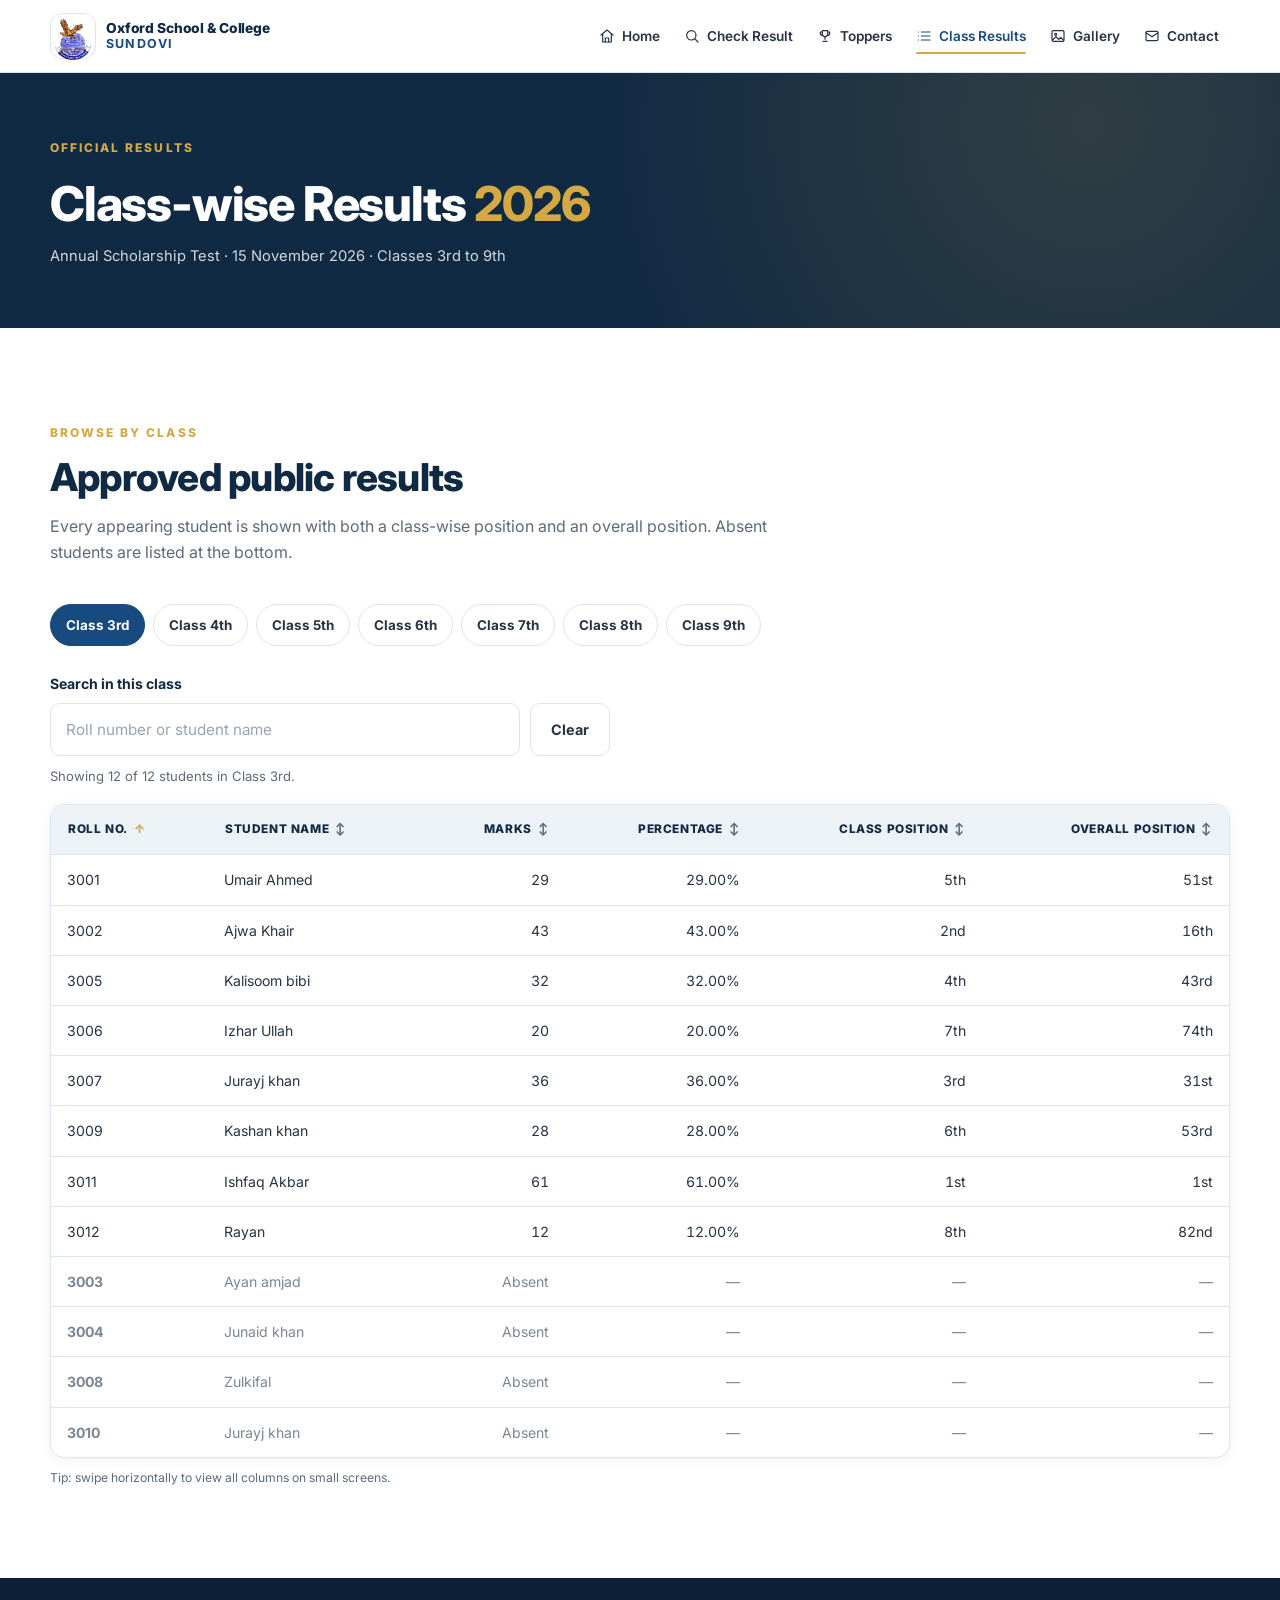
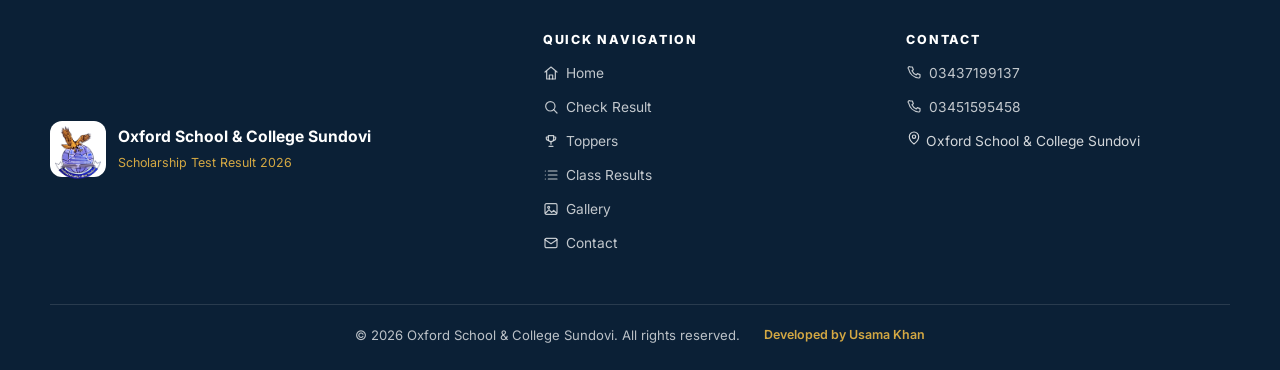
<file: classes.html>
<!DOCTYPE html>
<html lang="en">
<head>
  <meta charset="utf-8">
  <meta name="viewport" content="width=device-width, initial-scale=1">
  <title>Class-wise Results 2026 | Oxford School &amp; College Sundovi</title>
  <meta name="description" content="Browse the official class-wise Scholarship Test 2026 results of Oxford School &amp; College Sundovi for Classes 3rd to 9th, with class-wise and overall positions.">
  <meta name="author" content="Usama Khan">
  <meta name="theme-color" content="#102A43">
  <meta property="og:type" content="website">
  <meta property="og:site_name" content="Oxford School &amp; College Sundovi">
  <meta property="og:title" content="Class-wise Results 2026 | Oxford School &amp; College Sundovi">
  <meta property="og:description" content="Class-wise Scholarship Test 2026 results with class-wise and overall positions.">
  <meta property="og:image" content="assets/images/hero.webp">
  <meta name="twitter:card" content="summary_large_image">
  <meta name="twitter:title" content="Class-wise Results 2026 | Oxford School &amp; College Sundovi">
  <meta name="twitter:description" content="Class-wise Scholarship Test 2026 results with class-wise and overall positions.">
  <meta name="twitter:image" content="assets/images/hero.webp">
  <link rel="icon" type="image/png" href="assets/favicon.png">
  <link rel="preconnect" href="https://fonts.googleapis.com">
  <link rel="preconnect" href="https://fonts.gstatic.com" crossorigin>
  <link href="https://fonts.googleapis.com/css2?family=Inter:wght@400;500;600;700;800&amp;family=Noto+Nastaliq+Urdu:wght@400;600;700&amp;display=swap" rel="stylesheet">
  <link rel="stylesheet" href="css/style.css">
  <script src="js/app.js" defer></script>
</head>
<body>
  <svg class="icon-sprite" xmlns="http://www.w3.org/2000/svg" aria-hidden="true" focusable="false">
  <symbol id="i-home" viewBox="0 0 24 24"><path d="M3 10.5 12 3l9 7.5"/><path d="M5.5 9.5V21h13V9.5"/><path d="M9.5 21v-6h5v6"/></symbol>
  <symbol id="i-result" viewBox="0 0 24 24"><circle cx="11" cy="11" r="7"/><path d="m16 16 5 5"/></symbol>
  <symbol id="i-trophy" viewBox="0 0 24 24"><path d="M8 4h8v5a4 4 0 0 1-8 0V4Z"/><path d="M8 6H5v2a3 3 0 0 0 3 3M16 6h3v2a3 3 0 0 1-3 3"/><path d="M12 13v4M9 20h6"/></symbol>
  <symbol id="i-list" viewBox="0 0 24 24"><path d="M8 6h13M8 12h13M8 18h13"/><path d="M3.5 6h.01M3.5 12h.01M3.5 18h.01"/></symbol>
  <symbol id="i-image" viewBox="0 0 24 24"><rect x="3" y="4" width="18" height="16" rx="2"/><circle cx="8.5" cy="9.5" r="1.5"/><path d="m4 18 5-5 4 4 3-3 4 4"/></symbol>
  <symbol id="i-contact" viewBox="0 0 24 24"><rect x="3" y="5" width="18" height="14" rx="2"/><path d="m3 7 9 6 9-6"/></symbol>
  <symbol id="i-phone" viewBox="0 0 24 24"><path d="M6.5 3h3l1.5 4-2 1.5a13 13 0 0 0 6.5 6.5L17 13l4 1.5v3a2 2 0 0 1-2.2 2A17 17 0 0 1 4 6.2 2 2 0 0 1 6.5 3Z"/></symbol>
  <symbol id="i-pin" viewBox="0 0 24 24"><path d="M12 21s7-5.5 7-11a7 7 0 1 0-14 0c0 5.5 7 11 7 11Z"/><circle cx="12" cy="10" r="2.5"/></symbol>
</svg>
  <a class="skip-link" href="#main">Skip to main content</a>

  <header class="site-header" id="site-header">
    <div class="container header-inner">
      <a class="brand" href="index.html">
        <span class="brand__logo"><img src="assets/logo.png" alt="" width="44" height="44"></span>
        <span class="brand__text"><strong>Oxford School &amp; College</strong> <span>Sundovi</span></span>
      </a>

      <button class="menu-toggle" id="menu-toggle" type="button" aria-expanded="false" aria-controls="primary-nav" aria-label="Open navigation menu">
        <span></span><span></span><span></span>
      </button>

      <nav class="primary-nav" id="primary-nav" aria-label="Primary navigation">
        <ul>
          <li><a class="nav-link" href="index.html#home"><svg class="icon" aria-hidden="true"><use href="#i-home"></use></svg> Home</a></li>
          <li><a class="nav-link" href="index.html#result"><svg class="icon" aria-hidden="true"><use href="#i-result"></use></svg> Check Result</a></li>
          <li><a class="nav-link" href="index.html#toppers"><svg class="icon" aria-hidden="true"><use href="#i-trophy"></use></svg> Toppers</a></li>
          <li><a class="nav-link is-active" href="classes.html" aria-current="page"><svg class="icon" aria-hidden="true"><use href="#i-list"></use></svg> Class Results</a></li>
          <li><a class="nav-link" href="index.html#gallery"><svg class="icon" aria-hidden="true"><use href="#i-image"></use></svg> Gallery</a></li>
          <li><a class="nav-link" href="index.html#contact"><svg class="icon" aria-hidden="true"><use href="#i-contact"></use></svg> Contact</a></li>
        </ul>
      </nav>
    </div>
  </header>

  <main id="main">
    <section class="page-hero" aria-labelledby="page-title">
      <div class="container">
        <span class="eyebrow">Official results</span>
        <h1 id="page-title">Class-wise Results <span>2026</span></h1>
        <p>Annual Scholarship Test &middot; 15 November 2026 &middot; Classes 3rd to 9th</p>
      </div>
    </section>

    <section class="section class-results" id="class-results" aria-labelledby="class-results-title">
      <div class="container">
        <div class="section-heading">
          <span class="eyebrow">Browse by class</span>
          <h2 id="class-results-title">Approved public results</h2>
          <p>Every appearing student is shown with both a class-wise position and an overall position. Absent students are listed at the bottom.</p>
        </div>

        <div class="class-tabs" id="class-tabs" role="tablist" aria-label="Select class">
          <button class="class-tab is-active" type="button" role="tab" aria-selected="true" data-class="3rd">Class 3rd</button>
          <button class="class-tab" type="button" role="tab" aria-selected="false" data-class="4th">Class 4th</button>
          <button class="class-tab" type="button" role="tab" aria-selected="false" data-class="5th">Class 5th</button>
          <button class="class-tab" type="button" role="tab" aria-selected="false" data-class="6th">Class 6th</button>
          <button class="class-tab" type="button" role="tab" aria-selected="false" data-class="7th">Class 7th</button>
          <button class="class-tab" type="button" role="tab" aria-selected="false" data-class="8th">Class 8th</button>
          <button class="class-tab" type="button" role="tab" aria-selected="false" data-class="9th">Class 9th</button>
        </div>

        <div class="table-toolbar">
          <label class="field-label" for="table-search">Search in this class</label>
          <div class="input-row">
            <input class="text-input" id="table-search" type="search" placeholder="Roll number or student name" autocomplete="off">
            <button class="btn btn--ghost" type="button" id="table-clear">Clear</button>
          </div>
          <p class="table-count" id="table-count" role="status" aria-live="polite">Loading&hellip;</p>
        </div>

        <div class="table-scroll" tabindex="0" role="region" aria-label="Class result table, scrollable horizontally">
          <table class="result-table" id="class-table">
            <caption class="visually-hidden">Scholarship Test 2026 results by class</caption>
            <thead>
              <tr>
                <th scope="col" aria-sort="ascending"><button type="button" data-sort="rollNo">Roll No. <span class="sort-indicator" aria-hidden="true"></span></button></th>
                <th scope="col" aria-sort="none"><button type="button" data-sort="name">Student Name <span class="sort-indicator" aria-hidden="true"></span></button></th>
                <th scope="col" class="num" aria-sort="none"><button type="button" data-sort="obtained">Marks <span class="sort-indicator" aria-hidden="true"></span></button></th>
                <th scope="col" class="num" aria-sort="none"><button type="button" data-sort="percentage">Percentage <span class="sort-indicator" aria-hidden="true"></span></button></th>
                <th scope="col" class="num" aria-sort="none"><button type="button" data-sort="classPosition">Class Position <span class="sort-indicator" aria-hidden="true"></span></button></th>
                <th scope="col" class="num" aria-sort="none"><button type="button" data-sort="overallPosition">Overall Position <span class="sort-indicator" aria-hidden="true"></span></button></th>
              </tr>
            </thead>
            <tbody id="class-table-body">
              <tr><td colspan="6" class="table-placeholder">Loading results&hellip;</td></tr>
            </tbody>
          </table>
        </div>
        <p class="table-hint">Tip: swipe horizontally to view all columns on small screens.</p>
        <div class="table-error" id="table-error" role="alert" hidden></div>
      </div>
    </section>
  </main>

  <footer class="site-footer">
    <div class="container footer-grid">
      <div class="footer-brand">
        <span class="footer-brand__logo"><img src="assets/logo.png" alt="" width="56" height="56" loading="lazy"></span>
        <div><strong>Oxford School &amp; College Sundovi</strong><p>Scholarship Test Result 2026</p></div>
      </div>
      <div class="footer-column">
        <h2>Quick navigation</h2>
        <ul>
          <li><a href="index.html#home"><svg class="icon" aria-hidden="true"><use href="#i-home"></use></svg> Home</a></li>
          <li><a href="index.html#result"><svg class="icon" aria-hidden="true"><use href="#i-result"></use></svg> Check Result</a></li>
          <li><a href="index.html#toppers"><svg class="icon" aria-hidden="true"><use href="#i-trophy"></use></svg> Toppers</a></li>
          <li><a href="classes.html"><svg class="icon" aria-hidden="true"><use href="#i-list"></use></svg> Class Results</a></li>
          <li><a href="index.html#gallery"><svg class="icon" aria-hidden="true"><use href="#i-image"></use></svg> Gallery</a></li>
          <li><a href="index.html#contact"><svg class="icon" aria-hidden="true"><use href="#i-contact"></use></svg> Contact</a></li>
        </ul>
      </div>
      <div class="footer-column">
        <h2>Contact</h2>
        <ul>
          <li><a href="tel:03437199137" dir="ltr"><svg class="icon" aria-hidden="true"><use href="#i-phone"></use></svg> 03437199137</a></li>
          <li><a href="tel:03451595458" dir="ltr"><svg class="icon" aria-hidden="true"><use href="#i-phone"></use></svg> 03451595458</a></li>
          <li><svg class="icon" aria-hidden="true"><use href="#i-pin"></use></svg> Oxford School &amp; College Sundovi</li>
        </ul>
      </div>
    </div>
    <div class="container footer-bottom">
      <p>&copy; 2026 Oxford School &amp; College Sundovi. All rights reserved.</p>
      <p class="developer-credit">Developed by Usama Khan</p>
    </div>
  </footer>
</body>
</html>
</file>
<file: css/style.css>
/* ==========================================================================
   Oxford School & College Sundovi - Scholarship Test Result 2026
   Mobile-first stylesheet
   ========================================================================== */

:root {
  --navy: #102A43;
  --navy-deep: #0B2036;
  --blue: #174A7E;
  --blue-2: #2B6CAE;
  --gold: #D4A843;
  --gold-soft: #FBF3DF;
  --white: #FFFFFF;
  --bg: #F5F7FA;
  --bg-2: #EDF2F7;
  --text: #263445;
  --muted: #5B6B7C;
  --line: #DDE5ED;
  --green: #2E8B57;
  --green-soft: #E9F6EE;
  --grey: #7A8794;
  --silver: #94A3B0;
  --bronze: #C8813A;
  --radius: 16px;
  --radius-sm: 10px;
  --shadow-sm: 0 2px 12px rgba(16, 42, 67, 0.07);
  --shadow-md: 0 14px 38px rgba(16, 42, 67, 0.11);
  --container: 1180px;
  --header-h: 72px;
}

*,
*::before,
*::after { box-sizing: border-box; }

html {
  scroll-behavior: smooth;
  scroll-padding-top: calc(var(--header-h) + 12px);
  -webkit-text-size-adjust: 100%;
}

body {
  margin: 0;
  background: var(--white);
  color: var(--text);
  font-family: "Inter", "Segoe UI", Arial, sans-serif;
  font-size: 16px;
  line-height: 1.65;
  -webkit-font-smoothing: antialiased;
}

img { max-width: 100%; height: auto; display: block; }
a { color: var(--blue); text-decoration: none; }
a:hover { text-decoration: underline; }
button, input { font: inherit; }
button { cursor: pointer; }
h1, h2, h3, p { margin-top: 0; }
h1, h2, h3 { line-height: 1.25; color: var(--navy); }
ul { margin: 0; padding: 0; list-style: none; }

:focus-visible { outline: 3px solid var(--gold); outline-offset: 3px; }

.container { width: min(100% - 32px, var(--container)); margin-inline: auto; }

.visually-hidden {
  position: absolute !important;
  width: 1px; height: 1px;
  padding: 0; margin: -1px;
  overflow: hidden; clip: rect(0 0 0 0);
  white-space: nowrap; border: 0;
}

.skip-link {
  position: fixed; top: -100px; left: 16px; z-index: 999;
  background: var(--gold); color: var(--navy); font-weight: 700;
  padding: 12px 18px; border-radius: 0 0 10px 10px;
}
.skip-link:focus { top: 0; }

.print-only { display: none; }

.js .reveal {
  opacity: 0;
  transform: translateY(18px);
  transition: opacity 0.6s ease, transform 0.6s ease;
}
.js .reveal.is-visible { opacity: 1; transform: none; }

/* --------------------------------------------------------------------------
   Buttons
   -------------------------------------------------------------------------- */
.btn {
  display: inline-flex; align-items: center; justify-content: center; gap: 9px;
  min-height: 46px; padding: 10px 20px;
  border: 1px solid transparent; border-radius: 10px;
  font-size: 0.9rem; font-weight: 700; line-height: 1.2;
  text-align: center; text-decoration: none;
  transition: background-color 0.2s ease, color 0.2s ease,
              border-color 0.2s ease, transform 0.2s ease, box-shadow 0.2s ease;
}
.btn:hover { text-decoration: none; transform: translateY(-1px); }
.btn svg { width: 18px; height: 18px; flex: none; }
.btn--primary { background: var(--blue); color: var(--white); box-shadow: 0 6px 16px rgba(23, 74, 126, 0.22); }
.btn--primary:hover { background: #113C68; }
.btn--gold { background: var(--gold); color: var(--navy); box-shadow: 0 8px 20px rgba(212, 168, 67, 0.3); }
.btn--gold:hover { background: #E3B854; }
.btn--ghost { background: var(--white); color: var(--text); border-color: var(--line); }
.btn--ghost:hover { border-color: var(--blue); color: var(--blue); }
.btn--large { min-height: 54px; padding: 14px 30px; font-size: 1rem; border-radius: 12px; }

/* --------------------------------------------------------------------------
   Header / navigation
   -------------------------------------------------------------------------- */
.site-header {
  position: sticky; top: 0; z-index: 100;
  background: rgba(255, 255, 255, 0.97);
  border-bottom: 1px solid var(--line);
  transition: box-shadow 0.25s ease;
}
.site-header.is-scrolled { box-shadow: var(--shadow-sm); }
.header-inner {
  min-height: var(--header-h);
  display: flex; align-items: center; justify-content: space-between; gap: 16px;
  position: relative;
}
.brand { display: inline-flex; align-items: center; gap: 10px; color: var(--navy); text-decoration: none; flex: none; }
.brand:hover { text-decoration: none; }
.brand__logo,
.footer-brand__logo {
  display: grid; place-items: center; flex: none;
  background: var(--white); border: 1px solid var(--line);
  border-radius: 12px; padding: 4px;
}
.brand__logo { width: 46px; height: 46px; }
.brand__logo img { width: 100%; height: 100%; object-fit: contain; }
.brand__text { display: flex; flex-direction: column; line-height: 1.2; }
.brand__text strong { font-size: 0.86rem; font-weight: 800; letter-spacing: -0.01em; }
.brand__text span { font-size: 0.78rem; color: var(--blue); font-weight: 700; letter-spacing: 0.1em; text-transform: uppercase; }

.menu-toggle {
  width: 44px; height: 44px; flex: none;
  display: inline-flex; flex-direction: column; align-items: center; justify-content: center; gap: 5px;
  background: var(--white); border: 1px solid var(--line); border-radius: 10px;
}
.menu-toggle span { width: 21px; height: 2px; background: var(--navy); border-radius: 2px; transition: transform 0.25s ease, opacity 0.2s ease; }
.menu-toggle[aria-expanded="true"] span:nth-child(1) { transform: translateY(7px) rotate(45deg); }
.menu-toggle[aria-expanded="true"] span:nth-child(2) { opacity: 0; }
.menu-toggle[aria-expanded="true"] span:nth-child(3) { transform: translateY(-7px) rotate(-45deg); }

.primary-nav {
  position: absolute; top: 100%; left: 0; right: 0;
  background: var(--white); border-bottom: 1px solid var(--line);
  box-shadow: var(--shadow-md);
  max-height: 0; opacity: 0; overflow: hidden; pointer-events: none;
  transition: max-height 0.3s ease, opacity 0.25s ease;
}
.primary-nav.is-open { max-height: 480px; opacity: 1; pointer-events: auto; }
.primary-nav ul { display: flex; flex-direction: column; padding: 10px 16px 18px; }
.nav-link {
  position: relative; display: block; padding: 11px 12px;
  border-radius: 8px; color: var(--text); font-size: 0.92rem; font-weight: 600;
}
.nav-link:hover { background: var(--bg); color: var(--blue); text-decoration: none; }
.nav-link.is-active { color: var(--blue); background: var(--bg-2); }

/* --------------------------------------------------------------------------
   Hero
   -------------------------------------------------------------------------- */
.hero {
  position: relative; isolation: isolate; overflow: hidden;
  min-height: 640px; display: flex; align-items: center;
  background: var(--navy); color: var(--white);
}
.hero__image {
  position: absolute; inset: 0; z-index: -2;
  background: url("../assets/images/hero.webp") center / cover no-repeat;
}
.hero__overlay {
  position: absolute; inset: 0; z-index: -1;
  background: linear-gradient(100deg, rgba(8, 25, 44, 0.94) 0%, rgba(9, 28, 49, 0.82) 52%, rgba(9, 28, 49, 0.42) 100%);
}
.hero__content { position: relative; padding: 84px 0 96px; }
.hero__eyebrow {
  display: inline-block; margin-bottom: 18px;
  color: var(--gold); font-size: 0.78rem; font-weight: 700;
  letter-spacing: 0.19em; text-transform: uppercase;
}
.hero__title {
  max-width: 780px; margin-bottom: 20px;
  color: var(--white); font-size: clamp(2.25rem, 7.4vw, 4.4rem);
  font-weight: 800; line-height: 1.07; letter-spacing: -0.035em;
}
.hero__title span { display: block; color: var(--gold); }
.hero__date {
  display: inline-flex; align-items: center; gap: 10px;
  margin-bottom: 22px; padding: 8px 16px;
  border: 1px solid rgba(212, 168, 67, 0.6); border-radius: 999px;
  background: rgba(212, 168, 67, 0.1);
  font-size: 0.88rem; font-weight: 600; letter-spacing: 0.02em;
}
.hero__date-dot { width: 7px; height: 7px; border-radius: 50%; background: var(--gold); }
.hero__lead { max-width: 610px; margin-bottom: 30px; color: rgba(255, 255, 255, 0.88); font-size: 1rem; }
.hero__scroll {
  position: absolute; bottom: 22px; left: 50%; transform: translateX(-50%);
  width: 24px; height: 38px; border: 2px solid rgba(255, 255, 255, 0.5); border-radius: 14px;
}
.hero__scroll span {
  position: absolute; top: 7px; left: 50%; width: 3px; height: 8px;
  margin-left: -1.5px; border-radius: 3px; background: var(--gold);
  animation: scroll-pulse 1.8s infinite;
}
@keyframes scroll-pulse { 0%, 100% { opacity: 0.3; transform: translateY(0); } 50% { opacity: 1; transform: translateY(11px); } }

/* --------------------------------------------------------------------------
   Shared section headings
   -------------------------------------------------------------------------- */
.section { padding: 76px 0; }
.section--tint { background: var(--bg); }
.section-heading { max-width: 720px; margin-bottom: 38px; }
.section-heading--center { margin-inline: auto; text-align: center; }
.eyebrow {
  display: inline-block; margin-bottom: 10px;
  color: var(--gold); font-size: 0.75rem; font-weight: 800;
  letter-spacing: 0.17em; text-transform: uppercase;
}
.section-heading h2 { margin-bottom: 12px; font-size: clamp(1.65rem, 4.2vw, 2.4rem); font-weight: 800; letter-spacing: -0.02em; }
.section-heading p { margin-bottom: 0; color: var(--muted); }

/* --------------------------------------------------------------------------
   Scholarship cards
   -------------------------------------------------------------------------- */
.scholarship-grid { display: grid; gap: 18px; }
.scholarship-card {
  --accent: var(--gold); --accent-soft: var(--gold-soft);
  position: relative; overflow: hidden;
  background: var(--white); border: 1px solid var(--line); border-top: 4px solid var(--accent);
  border-radius: var(--radius); padding: 28px 26px; box-shadow: var(--shadow-sm);
  transition: transform 0.25s ease, box-shadow 0.25s ease;
}
.scholarship-card:hover { transform: translateY(-5px); box-shadow: var(--shadow-md); }
.scholarship-card--silver { --accent: var(--silver); --accent-soft: #EEF2F5; }
.scholarship-card--bronze { --accent: var(--bronze); --accent-soft: #FBF0E6; }
.scholarship-card__icon {
  width: 52px; height: 52px; margin-bottom: 18px;
  display: grid; place-items: center; border-radius: 14px;
  background: var(--accent-soft); color: var(--accent);
}
.scholarship-card__icon svg { width: 28px; height: 28px; }
.scholarship-card__position { margin-bottom: 4px; color: var(--muted); font-size: 0.8rem; font-weight: 700; letter-spacing: 0.14em; text-transform: uppercase; }
.scholarship-card__value { margin-bottom: 8px; color: var(--accent); font-size: 2.5rem; font-weight: 800; line-height: 1; letter-spacing: -0.04em; }
.scholarship-card__value span { display: block; margin-top: 8px; color: var(--text); font-size: 1rem; font-weight: 700; letter-spacing: 0; }
.scholarship-card__note { margin-bottom: 0; color: var(--muted); font-size: 0.88rem; }

/* --------------------------------------------------------------------------
   Statistics
   -------------------------------------------------------------------------- */
.stats-grid { display: grid; grid-template-columns: repeat(2, minmax(0, 1fr)); gap: 14px; }
.stat-card {
  background: var(--white); border: 1px solid var(--line); border-radius: var(--radius);
  padding: 22px 14px; text-align: center; box-shadow: var(--shadow-sm);
}
.stat-card__icon {
  display: grid; place-items: center; width: 38px; height: 38px; margin: 0 auto 10px;
  border-radius: 50%; background: var(--gold-soft); color: var(--gold); font-size: 1.2rem;
}
.stat-card__number { display: block; color: var(--navy); font-size: 2rem; font-weight: 800; line-height: 1.15; letter-spacing: -0.03em; }
.stat-card__label { display: block; margin-top: 4px; color: var(--muted); font-size: 0.78rem; font-weight: 600; }

/* --------------------------------------------------------------------------
   Search panel
   -------------------------------------------------------------------------- */
.result-section { background: linear-gradient(180deg, var(--white) 0%, #FAFCFE 100%); }
.search-panel {
  max-width: 880px; margin-inline: auto;
  background: var(--white); border: 1px solid var(--line); border-radius: 20px;
  box-shadow: var(--shadow-md); padding: 20px;
}
.search-tabs { display: flex; gap: 6px; border-bottom: 1px solid var(--line); }
.search-tab {
  flex: 1; display: inline-flex; align-items: center; justify-content: center; gap: 8px;
  padding: 13px 8px; background: transparent; color: var(--muted);
  border: 0; border-bottom: 3px solid transparent; margin-bottom: -1px;
  font-size: 0.86rem; font-weight: 700; text-align: center;
  transition: color 0.2s ease, border-color 0.2s ease, background-color 0.2s ease;
}
.search-tab svg { width: 19px; height: 19px; flex: none; }
.search-tab:hover { color: var(--blue); background: var(--bg); }
.search-tab.is-active { color: var(--blue); border-bottom-color: var(--gold); }
.search-panes { padding-top: 24px; }
.field-label { display: block; margin-bottom: 8px; color: var(--navy); font-size: 0.88rem; font-weight: 700; }
.input-row { display: flex; flex-direction: column; gap: 10px; }
.text-input {
  flex: 1; min-width: 0; width: 100%;
  padding: 13px 15px; border: 1px solid var(--line); border-radius: 10px;
  background: var(--white); color: var(--text); font-size: 0.95rem;
  transition: border-color 0.2s ease, box-shadow 0.2s ease;
}
.text-input::placeholder { color: #98A5B2; }
.text-input:focus { border-color: var(--blue); box-shadow: 0 0 0 3px rgba(23, 74, 126, 0.12); outline: none; }
.field-hint { margin: 10px 0 0; color: var(--muted); font-size: 0.78rem; }
.search-status {
  margin-top: 22px; padding: 14px 16px;
  border-radius: 10px; border-left: 4px solid var(--blue);
  background: var(--bg-2); color: var(--text); font-size: 0.9rem;
}
.search-status.is-error { border-left-color: var(--bronze); background: #FBF0E6; }
.search-status.is-success { border-left-color: var(--green); background: var(--green-soft); }
.search-status p { margin: 0 0 8px; }
.search-status p:last-child { margin-bottom: 0; }
.search-status .btn { min-height: 38px; padding: 7px 14px; font-size: 0.82rem; }
.match-list { display: grid; gap: 10px; margin-top: 20px; }
.match-list h3 { margin-bottom: 0; font-size: 0.95rem; }
.match-item {
  width: 100%; padding: 14px 16px; text-align: left;
  background: var(--white); border: 1px solid var(--line); border-radius: 12px;
  color: var(--text); transition: border-color 0.2s ease, background-color 0.2s ease;
}
.match-item:hover { border-color: var(--blue); background: #F7FAFD; }
.match-item strong { display: block; color: var(--navy); font-size: 0.98rem; }
.match-item span { display: block; color: var(--muted); font-size: 0.82rem; }
.loading-note { color: var(--muted); font-size: 0.9rem; }

/* --------------------------------------------------------------------------
   Individual result certificate
   -------------------------------------------------------------------------- */
.result-output { margin-top: 34px; }
.certificate {
  --accent: var(--blue); --accent-soft: #EEF4FA;
  position: relative; overflow: hidden;
  max-width: 880px; margin-inline: auto;
  background: var(--white); border: 1px solid var(--line); border-top: 6px solid var(--accent);
  border-radius: 18px; box-shadow: var(--shadow-md);
  animation: certificate-in 0.45s ease both;
}
@keyframes certificate-in { from { opacity: 0; transform: translateY(14px); } to { opacity: 1; transform: none; } }
.certificate--gold { --accent: var(--gold); --accent-soft: var(--gold-soft); }
.certificate--silver { --accent: var(--silver); --accent-soft: #EEF2F5; }
.certificate--bronze { --accent: var(--bronze); --accent-soft: #FBF0E6; }
.certificate--green { --accent: var(--green); --accent-soft: var(--green-soft); }
.certificate--grey { --accent: var(--grey); --accent-soft: #F0F2F4; }
.certificate__header {
  display: flex; align-items: center; flex-wrap: wrap; gap: 14px;
  padding: 22px 24px; border-bottom: 1px dashed var(--line);
}
.certificate__logo {
  display: grid; place-items: center; flex: none;
  width: 56px; height: 56px; padding: 5px;
  background: var(--white); border: 1px solid var(--line); border-radius: 12px;
}
.certificate__logo img { width: 100%; height: 100%; object-fit: contain; }
.certificate__school { line-height: 1.3; }
.certificate__school strong { display: block; color: var(--navy); font-size: 1rem; font-weight: 800; }
.certificate__school span { display: block; color: var(--muted); font-size: 0.78rem; }
.certificate__badge {
  margin-left: auto; padding: 7px 13px; border-radius: 999px;
  background: var(--accent-soft); color: var(--accent);
  font-size: 0.72rem; font-weight: 800; letter-spacing: 0.08em; text-transform: uppercase;
}
.certificate__body { padding: 24px; }
.certificate__title {
  margin-bottom: 22px; color: var(--blue); text-align: center;
  font-size: 0.82rem; font-weight: 800; letter-spacing: 0.16em; text-transform: uppercase;
}
.certificate__student {
  margin-bottom: 22px; text-align: center;
  color: var(--navy); font-size: clamp(1.35rem, 4vw, 1.9rem); font-weight: 800; letter-spacing: -0.02em;
}
.detail-grid { display: grid; gap: 10px; }
.detail-item { padding: 13px 15px; background: var(--bg); border-radius: 11px; }
.detail-item__label { display: block; color: var(--muted); font-size: 0.7rem; font-weight: 700; letter-spacing: 0.1em; text-transform: uppercase; }
.detail-item__value { display: block; margin-top: 2px; color: var(--navy); font-size: 0.96rem; font-weight: 700; overflow-wrap: anywhere; }
.marks-grid { display: grid; grid-template-columns: repeat(auto-fit, minmax(130px, 1fr)); gap: 10px; margin-top: 20px; }
.mark-box { padding: 16px 10px; text-align: center; background: var(--accent-soft); border: 1px solid rgba(16, 42, 67, 0.06); border-radius: 12px; }
.mark-box__label { display: block; color: var(--muted); font-size: 0.7rem; font-weight: 700; letter-spacing: 0.09em; text-transform: uppercase; }
.mark-box__value { display: block; margin-top: 4px; color: var(--navy); font-size: 1.5rem; font-weight: 800; line-height: 1.2; }
.positions { display: grid; gap: 14px; margin-top: 22px; }
.position-card {
  padding: 20px 14px; text-align: center;
  border: 2px solid var(--blue); border-radius: 14px; background: #EEF4FA;
}
.position-card--gold { border-color: var(--gold); background: var(--gold-soft); }
.position-card--silver { border-color: var(--silver); background: #EEF2F5; }
.position-card--bronze { border-color: var(--bronze); background: #FBF0E6; }
.position-card__label { display: block; color: var(--muted); font-size: 0.72rem; font-weight: 800; letter-spacing: 0.12em; text-transform: uppercase; }
.position-card__value { display: block; margin: 6px 0 2px; color: var(--navy); font-size: 2.1rem; font-weight: 800; line-height: 1.1; letter-spacing: -0.03em; }
.position-card__note { display: block; color: var(--muted); font-size: 0.76rem; }
.scholarship-line {
  margin-top: 18px; padding: 13px 16px; text-align: center;
  border-radius: 11px; background: var(--accent-soft); color: var(--navy);
  font-weight: 700; font-size: 0.95rem;
}
.certificate__message { margin-top: 22px; padding: 18px 20px; background: var(--bg); border-left: 4px solid var(--accent); border-radius: 0 12px 12px 0; }
.certificate__message h3 { margin-bottom: 8px; color: var(--navy); font-size: 0.78rem; font-weight: 800; letter-spacing: 0.12em; text-transform: uppercase; }
.certificate__message p { margin-bottom: 0; font-size: 0.92rem; }
.urdu {
  margin-top: 14px !important; padding-top: 12px;
  border-top: 1px dashed var(--line);
  font-family: "Noto Nastaliq Urdu", "Jameel Noori Nastaleeq", serif;
  direction: rtl; text-align: right; line-height: 2.1;
  font-size: 1.02rem; color: var(--navy);
}
.certificate__contact { margin: 20px 0 0; color: var(--muted); font-size: 0.86rem; }
.certificate__contact a { font-weight: 700; }
.certificate__actions { display: flex; flex-wrap: wrap; gap: 10px; margin-top: 24px; }
.confetti { position: absolute; inset: 0; overflow: hidden; pointer-events: none; }
.confetti i {
  position: absolute; top: -24px; width: 8px; height: 13px; opacity: 0.9;
  animation: confetti-fall var(--duration, 2.8s) linear var(--delay, 0s) forwards;
}
@keyframes confetti-fall {
  to { transform: translate(var(--drift, 20px), 720px) rotate(620deg); opacity: 0.1; }
}

/* --------------------------------------------------------------------------
   Toppers
   -------------------------------------------------------------------------- */
.toppers { background: var(--bg); }
.toppers-grid { display: grid; gap: 20px; }
.topper-class { background: var(--white); border: 1px solid var(--line); border-radius: var(--radius); padding: 22px; box-shadow: var(--shadow-sm); }
.topper-class__header { display: flex; align-items: baseline; justify-content: space-between; flex-wrap: wrap; gap: 8px; margin-bottom: 16px; }
.topper-class__header h3 { margin: 0; font-size: 1.15rem; }
.topper-class__header p { margin: 0; color: var(--muted); font-size: 0.8rem; }
.topper-list { display: grid; gap: 12px; }
.topper-card {
  --accent: var(--gold); --accent-soft: var(--gold-soft);
  padding: 18px; border: 1px solid var(--line); border-top: 3px solid var(--accent);
  border-radius: 12px; background: var(--white);
}
.topper-card--silver { --accent: var(--silver); --accent-soft: #EEF2F5; }
.topper-card--bronze { --accent: var(--bronze); --accent-soft: #FBF0E6; }
.topper-card__position { color: var(--accent); font-size: 0.72rem; font-weight: 800; letter-spacing: 0.12em; text-transform: uppercase; }
.topper-card__name { margin: 4px 0 10px; color: var(--navy); font-size: 1.05rem; font-weight: 700; }
.topper-card__meta { color: var(--muted); font-size: 0.78rem; line-height: 1.5; }
.topper-card__stats { display: flex; flex-wrap: wrap; gap: 6px; margin-top: 12px; }
.topper-card__stats span { padding: 4px 9px; border-radius: 999px; background: var(--accent-soft); color: var(--navy); font-size: 0.72rem; font-weight: 700; }
.topper-card__scholarship { display: inline-block; margin-top: 10px; color: var(--accent); font-size: 0.82rem; font-weight: 800; }
.topper-card__review { color: var(--bronze); }

/* --------------------------------------------------------------------------
   About
   -------------------------------------------------------------------------- */
.about-grid { display: grid; gap: 30px; align-items: center; }
.about__media img { width: 100%; aspect-ratio: 4 / 3; object-fit: cover; border-radius: var(--radius); box-shadow: var(--shadow-md); }
.about__content h2 { margin-bottom: 16px; font-size: clamp(1.6rem, 4vw, 2.3rem); }
.about__content p { color: var(--muted); }
.school-motto {
  margin-top: 14px; padding: 11px 14px;
  background: var(--gold-soft); border-left: 3px solid var(--gold); border-radius: 0 8px 8px 0;
  color: #6B5B2A !important; font-size: 0.82rem !important;
}

/* --------------------------------------------------------------------------
   Gallery + lightbox
   -------------------------------------------------------------------------- */
.gallery-grid { display: grid; gap: 16px; }
.gallery-item { margin: 0; cursor: pointer; }
.gallery-item img { width: 100%; aspect-ratio: 16 / 10; object-fit: cover; border-radius: 14px; box-shadow: var(--shadow-sm); transition: transform 0.3s ease, box-shadow 0.3s ease; }
.gallery-item:hover img { transform: scale(1.02); box-shadow: var(--shadow-md); }
.gallery-item figcaption { padding: 9px 4px 0; color: var(--muted); font-size: 0.8rem; }
.gallery-item figcaption span { color: #94A3B0; }
.lightbox {
  position: fixed; inset: 0; width: min(94vw, 1100px); max-width: none;
  max-height: 94vh; padding: 0; border: 0; border-radius: 16px;
  background: var(--navy-deep); color: var(--white); overflow: hidden;
}
.lightbox::backdrop { background: rgba(4, 12, 22, 0.88); }
.lightbox figure { margin: 0; }
.lightbox img { width: 100%; max-height: 76vh; object-fit: contain; display: block; }
.lightbox figcaption { padding: 12px 20px 18px; text-align: center; color: rgba(255, 255, 255, 0.85); font-size: 0.85rem; }
.lightbox__close,
.lightbox__nav {
  position: absolute; z-index: 2;
  display: grid; place-items: center;
  width: 42px; height: 42px; padding: 0;
  border: 1px solid rgba(255, 255, 255, 0.25); border-radius: 50%;
  background: rgba(8, 22, 38, 0.7); color: var(--white);
  font-size: 1.6rem; line-height: 1;
}
.lightbox__close:hover, .lightbox__nav:hover { background: var(--gold); color: var(--navy); }
.lightbox__close { top: 12px; right: 12px; }
.lightbox__nav { top: 50%; margin-top: -21px; }
.lightbox__nav--prev { left: 12px; }
.lightbox__nav--next { right: 12px; }

/* --------------------------------------------------------------------------
   Contact
   -------------------------------------------------------------------------- */
.contact { background: var(--bg); }
.contact-grid { display: grid; gap: 16px; }
.contact-card {
  background: var(--white); border: 1px solid var(--line); border-radius: var(--radius);
  padding: 26px 20px; text-align: center; box-shadow: var(--shadow-sm);
}
.contact-card__icon {
  display: grid; place-items: center; width: 50px; height: 50px; margin: 0 auto 14px;
  border-radius: 14px; background: var(--gold-soft); color: var(--gold); font-size: 1.4rem;
}
.contact-card__icon--whatsapp { background: var(--green-soft); color: var(--green); }
.contact-card h3 { margin-bottom: 12px; font-size: 1.05rem; }
.contact-card a { display: block; margin-top: 6px; font-weight: 700; font-size: 0.92rem; overflow-wrap: anywhere; }
.contact-card p { margin-bottom: 8px; color: var(--muted); font-size: 0.88rem; }
.contact-note { margin: 26px 0 0; text-align: center; color: var(--muted); font-size: 0.9rem; }

/* --------------------------------------------------------------------------
   Footer
   -------------------------------------------------------------------------- */
.site-footer { background: var(--navy-deep); color: rgba(255, 255, 255, 0.82); padding-top: 54px; }
.footer-grid { display: grid; gap: 32px; padding-bottom: 38px; }
.footer-brand { display: flex; align-items: center; gap: 12px; }
.footer-brand__logo { width: 56px; height: 56px; border-color: rgba(255, 255, 255, 0.25); }
.footer-brand strong { display: block; color: var(--white); font-size: 0.98rem; }
.footer-brand p { margin: 3px 0 0; color: var(--gold); font-size: 0.78rem; }
.footer-column h2 { margin-bottom: 14px; color: var(--white); font-size: 0.78rem; font-weight: 800; letter-spacing: 0.14em; text-transform: uppercase; }
.footer-column li { margin-bottom: 8px; font-size: 0.86rem; }
.footer-column a { color: rgba(255, 255, 255, 0.75); }
.footer-column a:hover { color: var(--gold); }
.footer-bottom {
  display: flex; flex-direction: column; align-items: center; gap: 6px;
  padding: 20px 0 24px; border-top: 1px solid rgba(255, 255, 255, 0.12);
  text-align: center; font-size: 0.82rem;
}
.footer-bottom p { margin: 0; color: rgba(255, 255, 255, 0.72); }
.developer-credit { color: var(--gold) !important; font-size: 0.78rem !important; font-weight: 600; text-align: center; }

/* --------------------------------------------------------------------------
   Classes page
   -------------------------------------------------------------------------- */
.page-hero {
  padding: 60px 0; background: var(--navy); color: var(--white);
  background-image: radial-gradient(circle at 85% 20%, rgba(212, 168, 67, 0.16), transparent 45%);
}
.page-hero .eyebrow { color: var(--gold); }
.page-hero h1 { margin: 6px 0 10px; color: var(--white); font-size: clamp(1.9rem, 5vw, 3rem); font-weight: 800; letter-spacing: -0.025em; }
.page-hero h1 span { color: var(--gold); }
.page-hero p { margin: 0; color: rgba(255, 255, 255, 0.82); font-size: 0.92rem; }
.class-tabs { display: flex; flex-wrap: wrap; gap: 8px; margin-bottom: 26px; }
.class-tab {
  padding: 9px 15px; border: 1px solid var(--line); border-radius: 999px;
  background: var(--white); color: var(--text); font-size: 0.84rem; font-weight: 700;
  transition: background-color 0.2s ease, color 0.2s ease, border-color 0.2s ease;
}
.class-tab:hover { border-color: var(--blue); color: var(--blue); }
.class-tab.is-active { background: var(--blue); border-color: var(--blue); color: var(--white); }
.table-toolbar { margin-bottom: 16px; }
.table-toolbar .input-row { max-width: 560px; }
.table-count { margin: 10px 0 0; color: var(--muted); font-size: 0.82rem; }
.table-scroll { overflow-x: auto; border: 1px solid var(--line); border-radius: 14px; background: var(--white); box-shadow: var(--shadow-sm); }
.result-table { width: 100%; min-width: 720px; border-collapse: collapse; }
.result-table th { background: var(--bg-2); color: var(--navy); font-size: 0.74rem; font-weight: 800; letter-spacing: 0.05em; text-transform: uppercase; text-align: left; }
.result-table th button {
  display: inline-flex; align-items: center; gap: 6px; width: 100%;
  padding: 14px 16px; border: 0; background: transparent;
  color: inherit; font: inherit; letter-spacing: inherit; text-transform: inherit;
}
.result-table th.num { text-align: right; }
.result-table th.num button { justify-content: flex-end; }
.sort-indicator::after { content: "\2195"; color: var(--muted); }
th[aria-sort="ascending"] .sort-indicator::after { content: "\2191"; color: var(--gold); }
th[aria-sort="descending"] .sort-indicator::after { content: "\2193"; color: var(--gold); }
.result-table td { padding: 13px 16px; border-top: 1px solid var(--line); font-size: 0.88rem; }
.result-table td.num { text-align: right; font-variant-numeric: tabular-nums; }
.result-table tbody tr:hover { background: #F8FBFE; }
.result-table .row-absent { color: var(--grey); }
.result-table .row-absent td:first-child { font-weight: 700; }
.table-placeholder { padding: 30px !important; text-align: center; color: var(--muted); }
.table-hint { margin: 10px 0 0; color: var(--muted); font-size: 0.76rem; }
.table-error { margin-top: 16px; padding: 14px 16px; border-left: 4px solid var(--bronze); background: #FBF0E6; border-radius: 8px; font-size: 0.9rem; }

/* --------------------------------------------------------------------------
   Responsive breakpoints
   -------------------------------------------------------------------------- */
@media (min-width: 560px) {
  .input-row { flex-direction: row; align-items: stretch; }
  .detail-grid { grid-template-columns: repeat(2, minmax(0, 1fr)); }
  .positions { grid-template-columns: repeat(2, minmax(0, 1fr)); }
  .stats-grid { grid-template-columns: repeat(3, minmax(0, 1fr)); }
}

@media (min-width: 700px) {
  .container { width: min(100% - 48px, var(--container)); }
  .section { padding: 90px 0; }
  .scholarship-grid { grid-template-columns: repeat(3, minmax(0, 1fr)); }
  .topper-list { grid-template-columns: repeat(3, minmax(0, 1fr)); }
  .gallery-grid { grid-template-columns: repeat(2, minmax(0, 1fr)); }
  .contact-grid { grid-template-columns: repeat(3, minmax(0, 1fr)); }
  .about-grid { grid-template-columns: 1fr 1fr; gap: 44px; }
  .certificate__header { flex-wrap: nowrap; padding: 24px 30px; }
  .certificate__body { padding: 30px; }
}

@media (min-width: 900px) {
  .menu-toggle { display: none; }
  .primary-nav {
    position: static; max-height: none; opacity: 1; pointer-events: auto;
    box-shadow: none; border: 0; background: transparent;
  }
  .primary-nav ul { flex-direction: row; align-items: center; gap: 2px; padding: 0; }
  .nav-link { padding: 9px 11px; font-size: 0.85rem; }
  .nav-link.is-active { background: transparent; }
  .nav-link.is-active::after {
    content: ""; position: absolute; left: 11px; right: 11px; bottom: 2px;
    height: 2px; background: var(--gold); border-radius: 2px;
  }
  .stats-grid { grid-template-columns: repeat(5, minmax(0, 1fr)); gap: 16px; }
  .stat-card { padding: 24px 12px; }
  .gallery-grid { grid-template-columns: repeat(3, minmax(0, 1fr)); }
  .footer-grid { grid-template-columns: 1.4fr 1fr 1fr; gap: 40px; }
  .footer-bottom { flex-direction: row; justify-content: center; gap: 24px; }
  .footer-bottom .developer-credit { text-align: center; }
  .hero { min-height: 720px; }
}

@media (min-width: 1100px) {
  .search-panel { padding: 28px 34px; }
  .search-tab { font-size: 0.94rem; }
}

/* --------------------------------------------------------------------------
   Reduced motion
   -------------------------------------------------------------------------- */
@media (prefers-reduced-motion: reduce) {
  html { scroll-behavior: auto; }
  *, *::before, *::after {
    animation-duration: 0.01ms !important;
    animation-iteration-count: 1 !important;
    transition-duration: 0.01ms !important;
  }
  .js .reveal { opacity: 1 !important; transform: none !important; }
}

/* --------------------------------------------------------------------------
   A4 print / save as PDF
   -------------------------------------------------------------------------- */
@page { size: A4 portrait; margin: 14mm; }

@media print {
  html, body { background: #fff !important; color: #000 !important; font-size: 11pt; }
  .skip-link, .site-header, .hero, .scholarships, #statistics, .toppers,
  .about, .gallery, .contact, .site-footer, .lightbox, .search-panel,
  .section-heading, .page-hero, .class-tabs, .table-toolbar, .table-hint,
  .no-print, .confetti { display: none !important; }

  .section, #result { padding: 0 !important; margin: 0 !important; background: #fff !important; }
  .container { width: 100% !important; }
  .result-output { margin: 0 !important; }
  body:not(.has-result) #result-output { display: none !important; }
  body:not(.has-result) #print-empty-notice {
    display: block !important; padding: 20px; border: 1px solid #999; text-align: center;
  }

  .certificate {
    max-width: none; margin: 0; border: 1px solid #9AA6B2; border-top: 5px solid var(--accent);
    border-radius: 8px; box-shadow: none !important; animation: none !important;
    break-inside: avoid; page-break-inside: avoid;
  }
  .certificate__header { padding: 14px 18px; }
  .certificate__body { padding: 18px; }
  .certificate__logo { width: 48px; height: 48px; }
  .certificate__student { font-size: 20pt; margin-bottom: 14px; }
  .detail-item { padding: 8px 10px; background: #F7F9FB; }
  .mark-box { padding: 10px 6px; }
  .position-card { padding: 12px 8px; }
  .position-card__value { font-size: 23pt; }
  .certificate__message { padding: 12px 14px; margin-top: 16px; }
  .certificate__contact { margin-top: 14px; }
  .urdu { font-size: 11pt; line-height: 1.9; }
  .developer-credit, .certificate__developer { text-align: center; }
  .certificate__developer { display: block !important; margin-top: 12px; font-size: 9pt; color: #555; }

  .result-table { min-width: 0; font-size: 9pt; }
  .table-scroll { border: 0; box-shadow: none; }
}


/* --------------------------------------------------------------------------
   Icons in navigation and footer
   -------------------------------------------------------------------------- */
.icon-sprite { position: absolute; width: 0; height: 0; overflow: hidden; }
.icon {
  width: 16px; height: 16px; flex: 0 0 auto;
  fill: none; stroke: currentColor; stroke-width: 1.8;
  stroke-linecap: round; stroke-linejoin: round;
}
.nav-link { display: inline-flex; align-items: center; gap: 7px; }
.footer-column li a { display: inline-flex; align-items: center; gap: 7px; }
</file>
